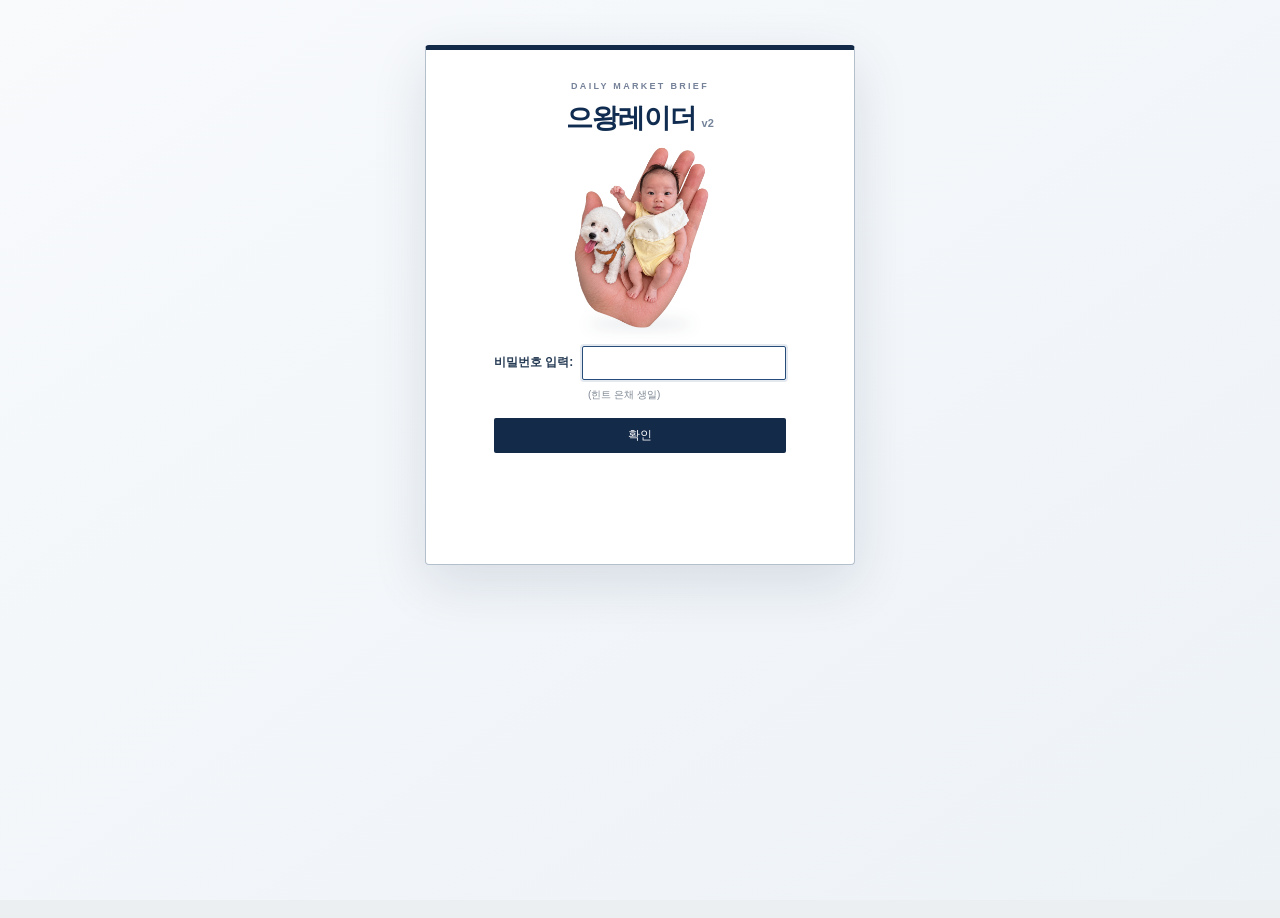
<file: web/index.html>
<!doctype html>
<html lang="ko">
<head>
  <meta charset="utf-8">
  <meta name="viewport" content="width=device-width, initial-scale=1">
  <title>증권시장 동향</title>
  <link rel="stylesheet" href="styles.css">
  <style>.trading-date,.exchange-rate-meta{display:block;margin-top:2px;color:#6b7280;font-size:9px;font-weight:400;line-height:1.35;letter-spacing:-.02em}.exchange-rate-meta{white-space:nowrap}.section-title-with-photo{display:flex;align-items:center;gap:7px}.section-title-with-photo::before{top:50%;transform:translateY(-50%)}.euwang-thumb{width:28px;height:28px;border:1px solid #9eacbc;border-radius:50%;object-fit:cover;object-position:74% 20%;box-shadow:0 1px 2px rgba(20,42,73,.15)}</style>
</head>
<body class="app-locked">
  <section class="unlock-gate" id="unlockGate" aria-labelledby="unlockTitle">
    <div class="unlock-sheet">
      <p class="unlock-eyebrow">DAILY MARKET BRIEF</p>
      <h1 id="unlockTitle">으왕레이더 <span>v2</span></h1>
      <div class="unlock-photo" aria-label="은채와 강아지 사진">
        <img src="assets/eunchae-dog-hand-cutout.png" alt="손 위의 은채와 강아지">
      </div>
      <form id="unlockForm" novalidate>
        <label for="unlockPassword">비밀번호 입력:</label>
        <input id="unlockPassword" type="password" inputmode="numeric" autocomplete="off" autofocus>
        <small>(힌트 은채 생일)</small>
        <button type="submit">확인</button>
        <p id="unlockError" role="alert"></p>
      </form>
    </div>
  </section>
  <main class="report" id="report">
    <header class="report-header">
      <h1>증권시장 동향 - <span id="reportDate">----</span></h1>
      <div class="meta"><span id="marketStatus">업데이트 전</span><span id="updatedAt"></span></div>
    </header>

    <section>
      <h2>주요지표</h2>
      <div class="table-scroll">
        <table class="data-table indicator-table">
          <thead><tr><th>대분류</th><th>구분</th><th>전일</th><th>당일</th><th>시총</th><th>전일대비</th><th>%</th><th>거래대금</th><th>외국인</th><th>기관</th><th>개인</th></tr></thead>
          <tbody id="indicatorRows"></tbody>
        </table>
      </div>
    </section>

    <section class="exchange-note">
      <h3>(USD 환율 동향)</h3>
      <div class="comment-view" data-comment-view="USD/KRW"></div>
      <textarea data-comment-input="USD/KRW" rows="3" placeholder="USD/KRW 동향을 직접 작성하세요."></textarea>
      <div id="fxReferences" class="reference-list compact"></div>
    </section>

    <section>
      <h2>주요종목</h2>
      <div class="table-scroll">
        <table class="data-table stock-table">
          <thead><tr><th>업종</th><th>종목명</th><th>전일</th><th>당일</th><th>시총</th><th>전일대비</th><th>%</th><th>거래량</th><th>외국인</th><th>기관</th><th>개인</th></tr></thead>
          <tbody id="stockRows"></tbody>
        </table>
      </div>
    </section>

    <section>
      <h2>시황</h2>
      <div id="commentary"></div>
    </section>

    <section class="telegram-section">
      <h2 class="section-title-with-photo">으왕 마감시황 <img class="euwang-thumb" src="assets/euwang-profile.jpg" alt="으왕 사진"></h2>
      <p class="source-notice">키워드와 일치한 원문을 그대로 표시합니다. 자동 요약 및 AI 생성 문장은 사용하지 않습니다.</p>
      <div id="closingMarket" class="telegram-list"></div>
    </section>

    <section class="telegram-section">
      <h2 class="section-title-with-photo">으왕 종목뉴스 <img class="euwang-thumb" src="assets/euwang-profile.jpg" alt="으왕 사진"></h2>
      <p class="source-notice">관심종목명이 포함된 오늘 게시물입니다. 동일 게시물은 한 번만 표시합니다.</p>
      <div id="stockNews" class="telegram-list"></div>
    </section>
  </main>

  <div class="admin-bar">
    <div class="admin-inner">
      <span class="admin-label">REPORT CONTROL</span>
      <button id="marketUpdate">데이터 업데이트</button>
      <button id="telegramUpdate">Telegram 업데이트</button>
      <button id="editButton">편집</button>
      <button id="saveButton" class="primary" disabled>저장</button>
      <span class="divider"></span>
      <button id="copyTable">표 복사</button>
      <button id="copyCommentary">시황 복사</button>
      <button id="copyAll">전체 복사</button>
      <span id="actionStatus" role="status"></span>
    </div>
  </div>
  <script src="app.js"></script>
</body>
</html>
</file>
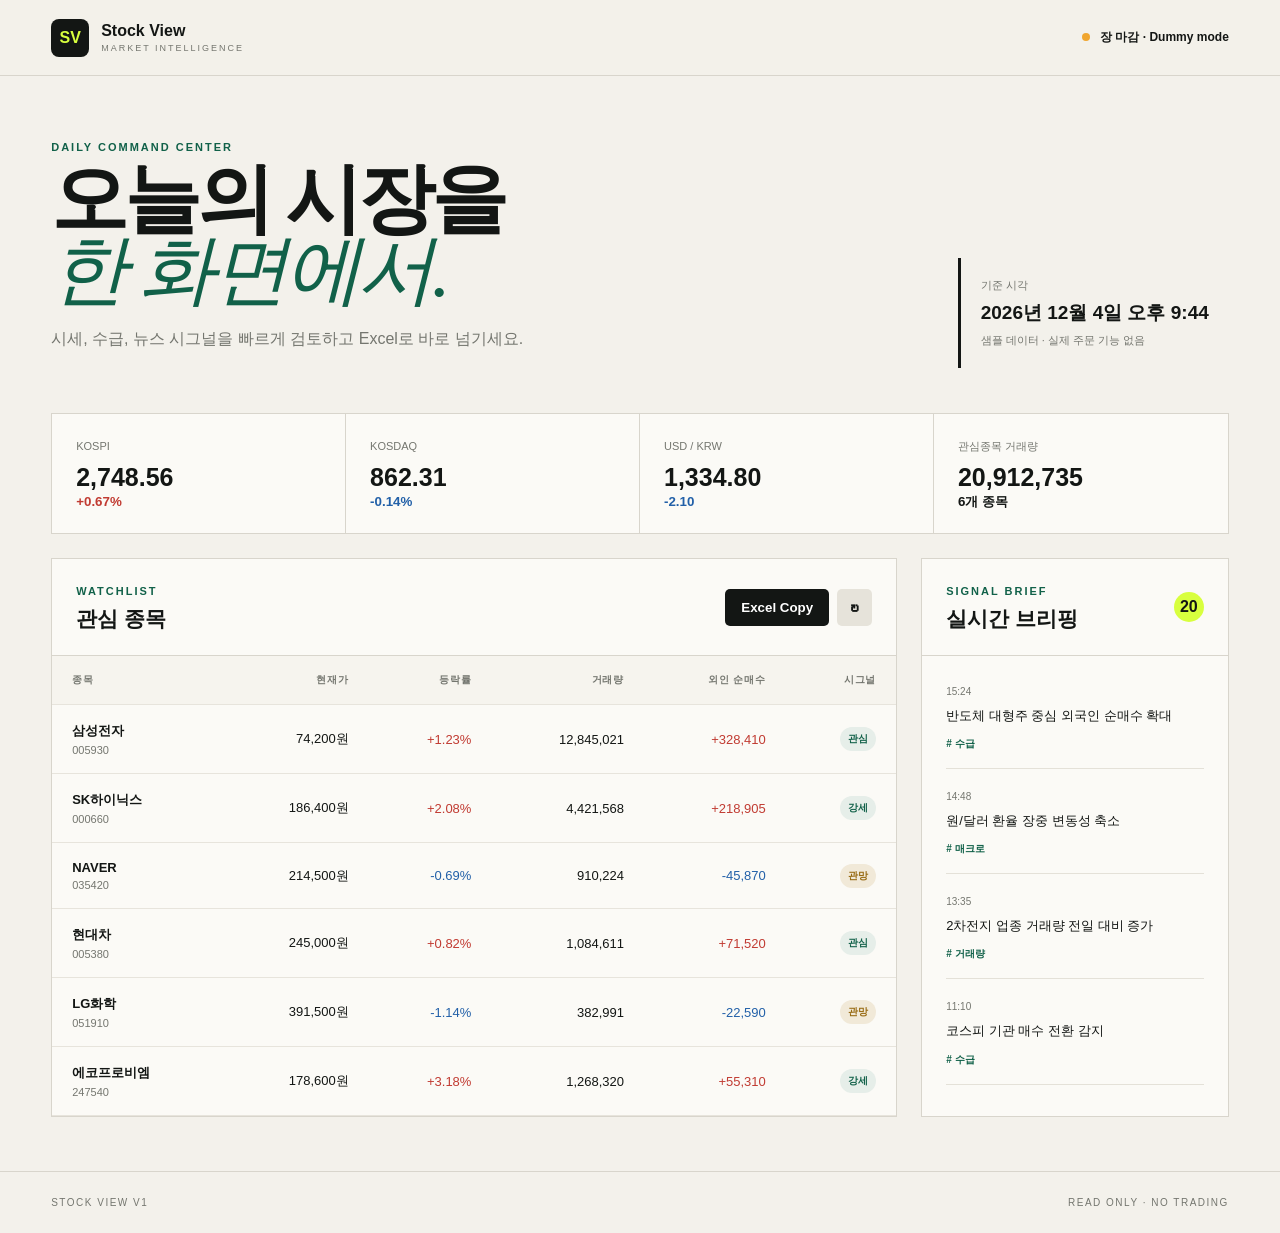
<file: app/static/index.html>
<!doctype html>
<html lang="ko">
<head>
  <meta charset="utf-8">
  <meta name="viewport" content="width=device-width, initial-scale=1">
  <title>Stock View — Market Desk</title>
  <link rel="stylesheet" href="styles.css">
</head>
<body>
  <header class="topbar">
    <div class="brand"><span class="brand-mark">SV</span><div><strong>Stock View</strong><small>MARKET INTELLIGENCE</small></div></div>
    <div class="market-state"><span class="pulse"></span> 장 마감 · Dummy mode</div>
  </header>

  <main>
    <section class="hero">
      <div><p class="eyebrow">DAILY COMMAND CENTER</p><h1>오늘의 시장을<br><em>한 화면에서.</em></h1><p class="subtitle">시세, 수급, 뉴스 시그널을 빠르게 검토하고 Excel로 바로 넘기세요.</p></div>
      <div class="date-card"><span>기준 시각</span><strong id="now">—</strong><small>샘플 데이터 · 실제 주문 기능 없음</small></div>
    </section>

    <section class="metrics" id="metrics"></section>

    <section class="workspace">
      <div class="panel watch-panel">
        <div class="panel-head"><div><span class="kicker">WATCHLIST</span><h2>관심 종목</h2></div><div class="actions"><button id="copyButton">Excel Copy</button><button class="icon-btn" id="refreshButton" title="샘플 데이터 갱신">↻</button></div></div>
        <div class="copy-status" id="copyStatus" aria-live="polite"></div>
        <div class="table-wrap">
          <table><thead><tr><th>종목</th><th>현재가</th><th>등락률</th><th>거래량</th><th>외인 순매수</th><th>시그널</th></tr></thead><tbody id="stockRows"></tbody></table>
        </div>
      </div>

      <aside class="panel brief-panel">
        <div class="panel-head"><div><span class="kicker">SIGNAL BRIEF</span><h2>실시간 브리핑</h2></div><span class="count">20</span></div>
        <div id="briefs" class="briefs"></div>
      </aside>
    </section>
  </main>

  <footer><span>STOCK VIEW V1</span><span>READ ONLY · NO TRADING</span></footer>
  <script src="app.js"></script>
</body>
</html>
</file>
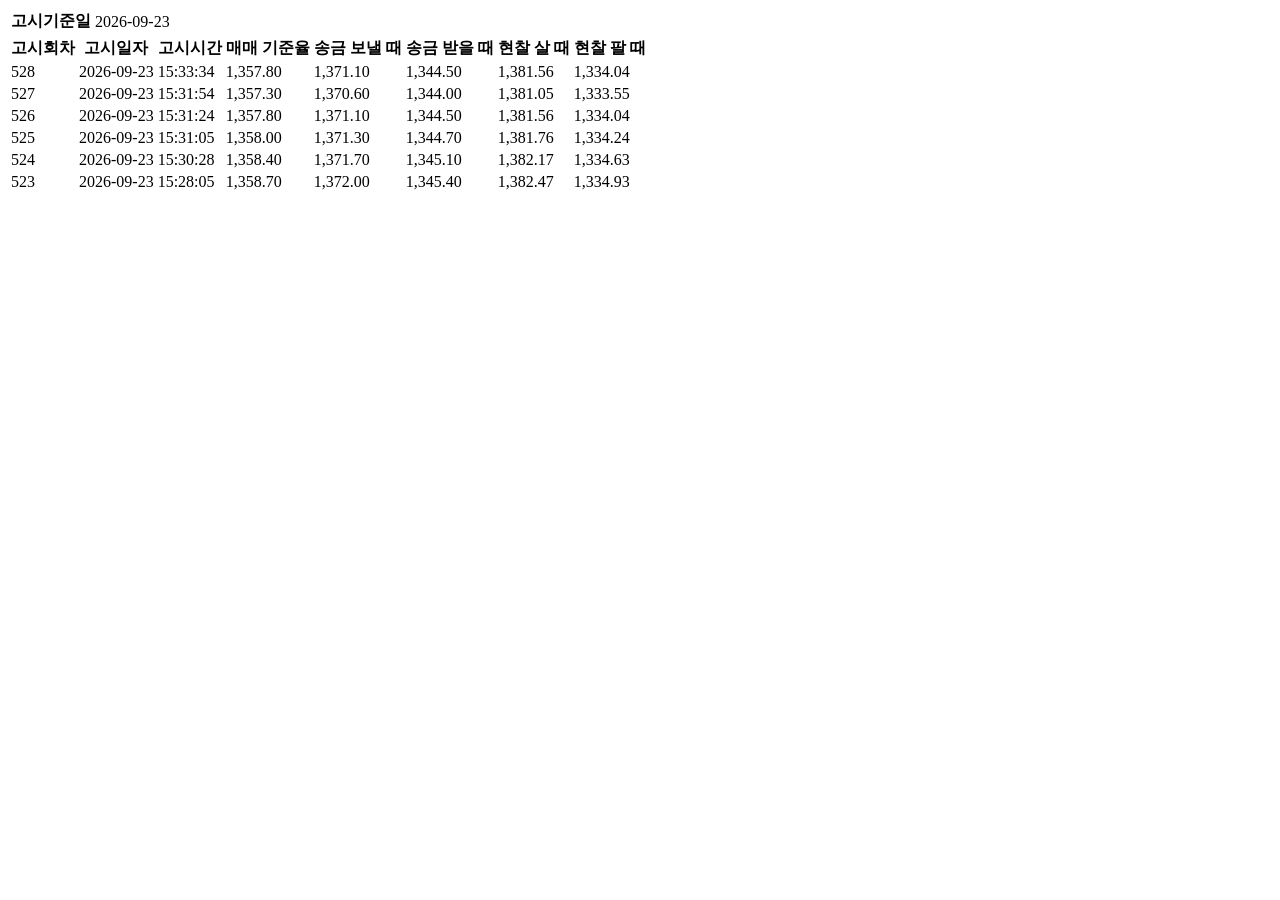
<file: tests/fixtures/hana_exchange_20260923.html>
<html><body>
<table><tr><th>고시기준일</th><td>2026-09-23</td></tr></table>
<table>
  <tr><th>고시회차</th><th>고시일자</th><th>고시시간</th><th>매매 기준율</th><th>송금 보낼 때</th><th>송금 받을 때</th><th>현찰 살 때</th><th>현찰 팔 때</th></tr>
  <tr><td>528</td><td>2026-09-23</td><td>15:33:34</td><td>1,357.80</td><td>1,371.10</td><td>1,344.50</td><td>1,381.56</td><td>1,334.04</td></tr>
  <tr><td>527</td><td>2026-09-23</td><td>15:31:54</td><td>1,357.30</td><td>1,370.60</td><td>1,344.00</td><td>1,381.05</td><td>1,333.55</td></tr>
  <tr><td>526</td><td>2026-09-23</td><td>15:31:24</td><td>1,357.80</td><td>1,371.10</td><td>1,344.50</td><td>1,381.56</td><td>1,334.04</td></tr>
  <tr><td>525</td><td>2026-09-23</td><td>15:31:05</td><td>1,358.00</td><td>1,371.30</td><td>1,344.70</td><td>1,381.76</td><td>1,334.24</td></tr>
  <tr><td>524</td><td>2026-09-23</td><td>15:30:28</td><td>1,358.40</td><td>1,371.70</td><td>1,345.10</td><td>1,382.17</td><td>1,334.63</td></tr>
  <tr><td>523</td><td>2026-09-23</td><td>15:28:05</td><td>1,358.70</td><td>1,372.00</td><td>1,345.40</td><td>1,382.47</td><td>1,334.93</td></tr>
</table>
</body></html>
</file>
<file: web/styles.css>
:root{--navy:#142a49;--navy2:#263d5d;--line:#8995a5;--grid:#c4cbd3;--head:#e8ecf1;--sub:#f3f5f7;--red:#c52026;--blue:#1764b0;--yellow:#fff8cf;--ink:#111827;--muted:#5b6471}*{box-sizing:border-box}html{background:#eceff2}body{margin:0;color:var(--ink);font-family:"Malgun Gothic","Noto Sans KR",Arial,sans-serif;font-size:12px;line-height:1.45}.report{width:min(1160px,calc(100% - 32px));min-height:100vh;margin:18px auto 86px;padding:28px 34px 38px;background:#fff;box-shadow:0 1px 7px rgba(22,34,49,.13)}.report-header{display:flex;align-items:flex-end;justify-content:space-between;border-bottom:2px solid var(--navy);padding-bottom:10px;margin-bottom:20px}.report-header h1{font-size:25px;letter-spacing:-1.1px;margin:0;color:#0d1f38}.meta{display:flex;flex-direction:column;text-align:right;color:var(--muted);font-size:10px;gap:2px}section{margin:0 0 18px}h2{position:relative;margin:0 0 7px;padding:2px 0 2px 12px;font-size:15px;letter-spacing:-.3px;color:#102744}h2::before{content:"";position:absolute;left:0;top:2px;width:5px;height:20px;background:var(--navy)}.table-scroll{overflow-x:auto}.data-table{width:100%;min-width:1040px;border-collapse:collapse;table-layout:fixed;border-top:2px solid var(--navy);border-bottom:2px solid var(--navy);font-variant-numeric:tabular-nums}.data-table th,.data-table td{height:28px;padding:4px 5px;border:1px solid var(--grid);white-space:nowrap;text-align:right}.data-table thead th{background:var(--head);color:#172c48;text-align:center;font-size:11px;font-weight:700;border-top:0}.data-table td.group{text-align:center;font-weight:700;background:var(--sub);color:#1b3557;width:54px}.data-table td.name{text-align:left;font-weight:700;padding-left:8px}.data-table tbody tr.group-start td{border-top:2px solid var(--line)}.data-table tr.highlight td:not(.group){background:var(--yellow)}.data-table .up{color:var(--red);font-weight:700}.data-table .down{color:var(--blue);font-weight:700}.data-table .zero,.data-table .empty{color:#737b85}.indicator-table th:nth-child(1),.stock-table th:nth-child(1){width:56px}.indicator-table th:nth-child(2),.stock-table th:nth-child(2){width:92px}.stock-table th:nth-child(2){width:108px}.indicator-table th:nth-child(5),.stock-table th:nth-child(5){width:84px}.indicator-table th:nth-child(7),.stock-table th:nth-child(7){width:64px}.exchange-note{border:1px solid #9da9b6;border-left:4px solid var(--navy);padding:9px 12px 10px;background:#fafbfc}.exchange-note h3{font-size:12px;margin:0 0 5px;color:#132b4c}.comment-view{min-height:20px;white-space:pre-wrap}.comment-view:empty::before{content:"작성된 코멘트가 없습니다.";color:#9298a0}textarea{display:none;width:100%;resize:vertical;border:1px solid #9aa6b4;padding:8px;font:inherit;line-height:1.55;background:#fff}.editing textarea{display:block}.editing .comment-view{display:none}.comment-block{display:grid;grid-template-columns:95px 1fr;border-bottom:1px solid #d5dae0;padding:8px 0}.comment-title{font-weight:700;color:#183353;padding-left:14px;position:relative}.comment-title::before{content:"○";position:absolute;left:0}.comment-body{min-width:0}.comment-body .comment-view{min-height:22px}.inline-reference{margin-top:6px}.reference-box{border:1px solid #d0d6dd;background:#f8f9fa;margin-top:5px;padding:7px 9px}.reference-title{font-size:10px;font-weight:700;color:#244468;margin-bottom:4px}.reference-item{padding:5px 0;border-top:1px dotted #c7cdd5}.reference-item:first-of-type{border-top:0}.reference-meta{font-size:10px;color:#65707c}.reference-text{margin-top:2px;color:#252c35;white-space:pre-wrap}.reference-text a{color:inherit;text-decoration:none}.reference-text a:hover{text-decoration:underline}.reference-empty{font-size:10px;color:#90969e}.source-notice{font-size:10px;color:#67717d;margin:-2px 0 7px}.reference-grid{display:grid;grid-template-columns:1fr 1fr;gap:8px 12px}.reference-grid .reference-box{margin:0}.compact .reference-box{border:0;border-top:1px dotted #bbc3cc;background:transparent;padding:5px 0 0}.admin-bar{position:fixed;z-index:10;left:0;right:0;bottom:0;background:#182b45;border-top:3px solid #0b1b30;box-shadow:0 -3px 12px rgba(0,0,0,.18)}.admin-inner{max-width:1160px;margin:auto;min-height:58px;display:flex;align-items:center;gap:6px;padding:8px 16px}.admin-label{font-size:9px;letter-spacing:1.4px;color:#aebacc;margin-right:5px}.admin-bar button{border:1px solid #708198;background:#fff;color:#172941;border-radius:2px;padding:7px 10px;font:700 11px inherit;cursor:pointer}.admin-bar button:hover{background:#edf2f7}.admin-bar button:disabled{opacity:.45;cursor:default}.admin-bar button.primary{background:#d9e6f6;border-color:#8ba4c4}.divider{width:1px;height:24px;background:#52647a;margin:0 4px}#actionStatus{margin-left:auto;color:#dce5ef;font-size:10px;max-width:230px;text-align:right}@media(max-width:780px){.report{width:100%;margin:0 0 112px;padding:20px 14px;box-shadow:none}.report-header{align-items:flex-start}.report-header h1{font-size:20px}.reference-grid{grid-template-columns:1fr}.admin-inner{flex-wrap:wrap}.admin-label,.divider{display:none}#actionStatus{width:100%;max-width:none;text-align:left}}
@media print{html{background:#fff}.report{width:100%;margin:0;padding:0;box-shadow:none}.admin-bar{display:none}.table-scroll{overflow:visible}.data-table{min-width:0}body{font-size:9px}}
.meta .status-ok{color:#187343;font-weight:700}.meta .status-warn{color:#a15c00;font-weight:700}

.unlock-gate{display:none;min-height:100vh;background:#fff;padding:5vh 20px}.app-locked{background:#fff}.app-locked .unlock-gate{display:flex;align-items:flex-start;justify-content:center}.app-locked .report,.app-locked .admin-bar{display:none}.unlock-sheet{width:min(475px,100%);min-height:520px;margin-top:1vh;border:3px solid #111;border-radius:12% 2% 18% 3% / 8% 3% 17% 6%;padding:28px 44px 48px}.unlock-sheet>h1{margin:0 0 40px;font-size:14px;font-weight:500;color:#071d40}.unlock-photo{position:relative;width:217px;height:244px;margin:0 auto 22px;overflow:hidden;background:#ddd}.unlock-photo img{position:absolute;width:598px;height:606px;max-width:none;left:-182px;top:-142px}.unlock-sheet form{width:325px;max-width:100%;margin:0 auto;display:grid;grid-template-columns:auto 1fr;gap:7px 8px;align-items:center;font-size:13px}.unlock-sheet label{white-space:nowrap}.unlock-sheet input{height:28px;min-width:0;border:1px solid #555;padding:3px 7px;font:inherit}.unlock-sheet small{grid-column:1 / -1;font-size:12px;color:#111}.unlock-sheet button{grid-column:1 / -1;justify-self:start;margin-top:7px;padding:5px 20px;border:1px solid #555;background:#f5f5f5;font:inherit;cursor:pointer}.unlock-sheet button:hover{background:#e9edf2}.unlock-sheet #unlockError{grid-column:1 / -1;min-height:18px;margin:0;color:#b42318;font-size:11px}.telegram-list{display:grid;gap:8px}.telegram-card{border:1px solid #aeb7c2;border-left:4px solid var(--navy);background:#fbfcfd;padding:10px 12px}.telegram-card-head{display:flex;justify-content:space-between;gap:12px;margin-bottom:7px}.telegram-source{font-weight:700;color:#173659}.telegram-time{font-size:10px;color:#687381;font-variant-numeric:tabular-nums}.telegram-stocks{margin:-1px 0 7px;color:#3f536b;font-size:10px}.telegram-excerpt{margin:0;white-space:pre-wrap;line-height:1.6;color:#222}.telegram-link{display:inline-block;margin-top:8px;color:#164e86;font-size:11px;font-weight:700;text-decoration:none}.telegram-link:hover{text-decoration:underline}.telegram-empty{border:1px dashed #c4cad2;padding:16px;text-align:center;color:#8a929b;font-size:11px}@media(max-width:540px){.unlock-gate{padding:20px 12px}.unlock-sheet{padding:24px 22px 38px}.unlock-sheet>h1{margin-bottom:28px}.unlock-photo{transform:scale(.92);margin-top:-10px;margin-bottom:8px}}

/* Refined unlock screen */
body{font-family:"Pretendard Variable","Pretendard","Noto Sans KR","Malgun Gothic",sans-serif}
.unlock-gate{background:linear-gradient(145deg,#f8fafc 0%,#edf2f7 100%);padding:4vh 20px}
.app-locked{background:#f4f6f8}
.unlock-sheet{width:min(430px,100%);min-height:520px;margin-top:1vh;padding:30px 48px 36px;border:1px solid #b4bfcc;border-top:5px solid var(--navy);border-radius:4px;background:rgba(255,255,255,.97);box-shadow:0 18px 55px rgba(20,42,73,.12);text-align:center}
.unlock-eyebrow{margin:0 0 6px;color:#758299;font-size:9px;font-weight:700;letter-spacing:2.3px}
.unlock-sheet>h1{margin:0;color:#102c50;font-family:Georgia,"Noto Serif KR",serif;font-size:27px;font-weight:700;letter-spacing:-1px}
.unlock-sheet>h1 span{font:600 11px "Pretendard Variable","Malgun Gothic",sans-serif;color:#75849a;letter-spacing:.3px}
.unlock-subtitle{margin:5px 0 12px;color:#818a96;font-size:10px}
.unlock-photo{position:relative;width:142px;height:194px;margin:0 auto 14px;display:flex;align-items:center;justify-content:center;overflow:visible;background:transparent;transform:none}
.unlock-photo::after{content:"";position:absolute;left:18px;right:18px;bottom:3px;height:10px;border-radius:50%;background:rgba(28,48,74,.11);filter:blur(7px)}
.unlock-photo img{position:relative;z-index:1;width:auto;height:188px;max-width:100%;left:auto;top:auto;object-fit:contain}
.unlock-sheet form{width:292px;max-width:100%;margin:0 auto;grid-template-columns:auto 1fr;gap:8px 9px;text-align:left;font-size:12px}
.unlock-sheet label{color:#273c55;font-weight:650}
.unlock-sheet input{height:34px;border:1px solid #8d9bad;border-radius:2px;padding:5px 9px;color:#172b46;outline:none}
.unlock-sheet input:focus{border-color:#274d7b;box-shadow:0 0 0 2px rgba(39,77,123,.12)}
.unlock-sheet small{padding-left:94px;color:#7c8692;font-size:10px}
.unlock-sheet button{justify-self:stretch;margin-top:7px;padding:9px 20px;border:0;border-radius:2px;background:var(--navy);color:#fff;font:700 12px inherit;letter-spacing:.3px}
.unlock-sheet button:hover{background:#213f66}
.unlock-sheet #unlockError{text-align:center;font-size:10px}
@media(max-width:540px){.unlock-gate{padding:18px 12px}.unlock-sheet{padding:27px 24px 32px}.unlock-photo{width:132px;height:180px;margin-top:0}.unlock-photo img{height:174px}.unlock-sheet small{padding-left:0}}
</file>
<file: app/static/styles.css>
:root{--bg:#f3f1eb;--ink:#131614;--muted:#74766f;--line:#d8d5cc;--green:#116149;--red:#c13b32;--paper:#fbfaf6;--accent:#d8ff3e}*{box-sizing:border-box}body{margin:0;background:var(--bg);color:var(--ink);font-family:Inter,"Pretendard",Arial,sans-serif}.topbar{height:76px;padding:0 4vw;display:flex;align-items:center;justify-content:space-between;border-bottom:1px solid var(--line);background:rgba(243,241,235,.92)}.brand{display:flex;align-items:center;gap:12px}.brand-mark{display:grid;place-items:center;width:38px;height:38px;background:var(--ink);color:var(--accent);font-weight:900;border-radius:8px}.brand strong,.brand small{display:block}.brand small{font-size:9px;letter-spacing:2px;color:var(--muted);margin-top:3px}.market-state{font-size:12px;font-weight:700}.pulse{display:inline-block;width:8px;height:8px;background:#f0a62f;border-radius:50%;margin-right:7px}main{max-width:1480px;margin:auto;padding:54px 4vw}.hero{display:grid;grid-template-columns:1fr auto;align-items:end;gap:30px;margin-bottom:45px}.eyebrow,.kicker{font-size:11px;font-weight:800;letter-spacing:2px;color:var(--green)}h1{font-family:Georgia,serif;font-size:clamp(44px,6vw,86px);line-height:.93;margin:10px 0 18px;letter-spacing:-4px}h1 em{font-weight:400;color:var(--green)}.subtitle{max-width:520px;color:var(--muted);line-height:1.7}.date-card{min-width:245px;padding:20px;border-left:3px solid var(--ink);display:flex;flex-direction:column;gap:7px}.date-card span,.date-card small{font-size:11px;color:var(--muted)}.date-card strong{font-size:19px}.metrics{display:grid;grid-template-columns:repeat(4,1fr);border:1px solid var(--line);margin-bottom:24px}.metric{padding:22px 24px;border-right:1px solid var(--line);background:var(--paper)}.metric:last-child{border:0}.metric span{font-size:11px;color:var(--muted)}.metric strong{display:block;font-size:25px;margin-top:9px}.metric small{font-weight:700}.up{color:var(--red)}.down{color:#2260a8}.workspace{display:grid;grid-template-columns:minmax(0,2.2fr) minmax(300px,.8fr);gap:24px}.panel{background:var(--paper);border:1px solid var(--line)}.panel-head{padding:22px 24px;display:flex;align-items:center;justify-content:space-between;border-bottom:1px solid var(--line)}h2{font-size:21px;margin:6px 0 0}.actions{display:flex;gap:8px}button{border:0;background:var(--ink);color:white;border-radius:5px;padding:11px 16px;font-weight:750;cursor:pointer}button:hover{background:var(--green)}.icon-btn{background:#e6e3da;color:var(--ink);font-size:18px;padding:8px 13px}.table-wrap{overflow:auto}table{border-collapse:collapse;width:100%;min-width:760px}th,td{text-align:right;padding:17px 20px;border-bottom:1px solid #e7e4dc;font-size:13px}th{font-size:10px;color:var(--muted);letter-spacing:.8px;background:#f6f4ee}th:first-child,td:first-child{text-align:left}.stock-name strong,.stock-name span{display:block}.stock-name span{font-size:11px;color:var(--muted);margin-top:4px}.signal{display:inline-block;padding:5px 8px;border-radius:20px;background:#e6eee9;color:var(--green);font-size:10px;font-weight:800}.signal.watch{background:#f1e9d8;color:#986b13}.copy-status{height:0;overflow:hidden;padding:0 24px;color:var(--green);font-size:12px;transition:.2s}.copy-status.show{height:36px;padding-top:11px}.count{display:grid;place-items:center;width:30px;height:30px;border-radius:50%;background:var(--accent);font-weight:900}.briefs{padding:8px 24px 20px}.brief{padding:17px 0;border-bottom:1px solid #e4e1d8}.brief time{font-size:10px;color:var(--muted)}.brief p{font-size:13px;line-height:1.55;margin:7px 0}.brief tag{font-size:10px;color:var(--green);font-weight:800}footer{display:flex;justify-content:space-between;padding:25px 4vw;border-top:1px solid var(--line);font-size:10px;letter-spacing:1.5px;color:var(--muted)}@media(max-width:900px){.hero,.workspace{grid-template-columns:1fr}.metrics{grid-template-columns:1fr 1fr}.metric:nth-child(2){border-right:0}.date-card{display:none}}@media(max-width:540px){main{padding-top:35px}.metrics{grid-template-columns:1fr}.metric{border-right:0}.topbar{padding:0 20px}.market-state{font-size:10px}h1{letter-spacing:-2px}}
</file>
